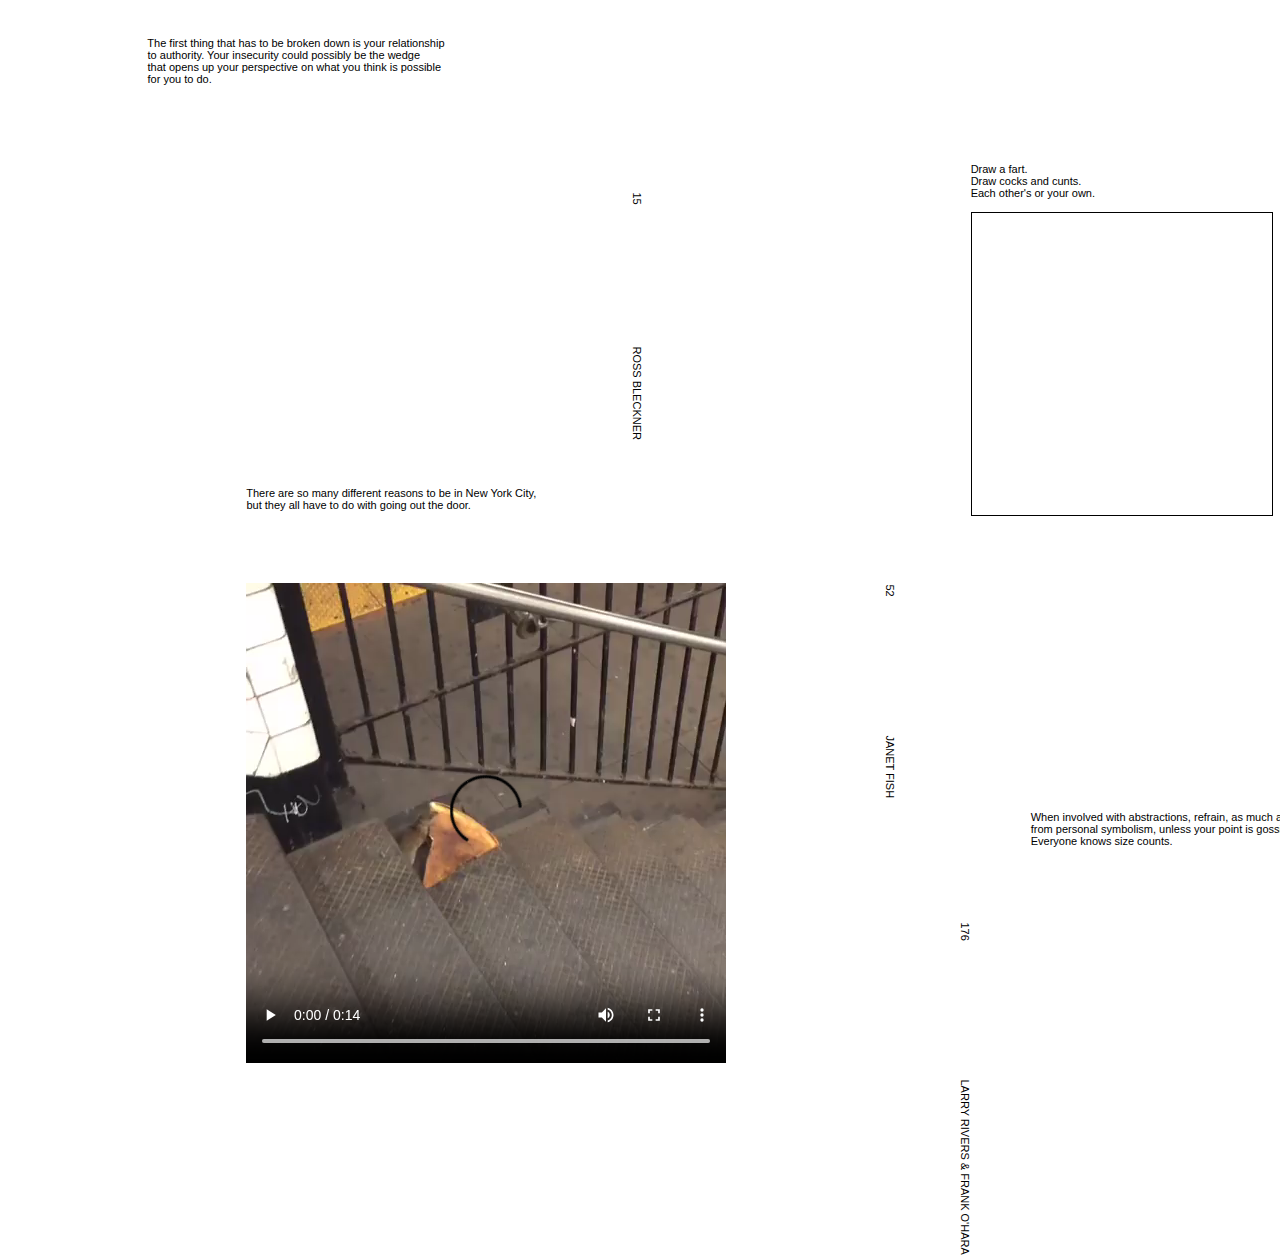
<file: page2.html>
<!DOCTYPE html>
<html>
  <head>
    <meta charset="utf-8">
    <title>Sketchbook with Voices</title>
    <link rel="stylesheet" href="main.css" media="screen" title="no title" charset="utf-8">
  </head>
  <body>

<div class="fifteen">
  <pre>
                                        The first thing that has to be broken down is your relationship
                                        to authority. Your insecurity could possibly be the wedge
                                        that opens up your perspective on what you think is possible
                                        for you to do.
  </pre>
</div>

<pre>
<div class="rotate fifteensub"><span>15</span>                              ROSS BLECKNER</div>
</pre>

<div class="twentythree">
  <pre>
                                Draw a fart.
                                Draw cocks and cunts.
                                Each other's or your own.
  </pre>
</div>

<pre>
<div class="rotate twentythreesub"><span>23</span>                              STEVEN GIANAKOS</div>
</pre>

<div class="fourtyfive">
  <pre>
                  The reason for working has to come from <span class="italic"> you </span>, from <span class="italic"> your </span>
                  psyche, <span class="italic"> your </span> will, <span class="italic"> your </span> ambition. The motivation has to be a
                  personal one. You cannot be derivative. You cannot go
                  bellow that.

                  What I want to be is proud of you, even if you are no good.
  </pre>
</div>

<pre>
<div class="rotate fourtyfivesub"><span>45</span>                             LOUISE BOURGEOIS</div>
</pre>

<div class="oneseventysix">
  <pre>
  When involved with abstractions, refrain, as much as possible,
  from personal symbolism, unless your point is gossip...
  Everyone knows size counts.
  </pre>
</div>

<pre>
<div class="rotate oneseventysixsub"><span>176</span>                             LARRY RIVERS &#38; FRANK O'HARA</div>
</pre>

<div class="fiftytwo">
  <pre>
  There are so many different reasons to be in New York City,
  but they all have to do with going out the door.






  <video src="images/pizzarat.mp4" controls> </video>
</pre>
</div>

<pre>
<div class="rotate fiftytwosub"><span>52</span>                             JANET FISH</div>
</pre>

<div class="fourteen">
  <pre>
        Close your eyes and think really hard... What do you want
        to do? You want to go out or you want to stay home? Go to
        the movies or you want to eat? Close your eyes again.
        Which painter do you want to be: <a href="https://www.google.com/search?q=vermeer&oq=ve&aqs=chrome.0.69i59l2j69i57j0l3.688j0j7&sourceid=chrome&ie=UTF-8" target="_blank"><span class+"italic">Vermeer</font></a></span> or <a href="https://www.google.com/webhp?sourceid=chrome-instant&ion=1&espv=2&ie=UTF-8#q=rembrandt" target="_blank"><span class+"italic">Rembrant</font></a></span>?
        Quick! Quick!
  </pre>
</div>

<div class="vermeerbutton">
<a href="page6.html"> <img src="images/vermeer.png"> </a>
</div>
<div class="rembrantbutton">
<a href="page7.html"> <img src="images/rembrant.png"> </a>
</div>

<pre>
<div class="rotate fourteensub"><span>14</span>                             SUSAN ROTHENBERG</div>
</pre>

<div id="drawingWorldtwo"></div>

<!-- put me at the bottom of the body tag (in html pages), the last thing.  -->
<!-- copy the JS from here -->
<script src="p5.min.js" charset="utf-8"></script>
<script type="text/javascript">
var sketch = function(p) {
  p.setup = function(){
    p.createCanvas(300, 300); //you can change the size here
  }
  p.draw = function(){
    if(p.mouseIsPressed){
      p.line(p.mouseX,p.mouseY,p.pmouseX,p.pmouseY)
    }
  }
};
new p5(sketch, 'drawingWorldtwo'); // make sure this is the same 'id' as the div you want the drawing to go into.
</script>
<!-- copy the JS to here-->

  </body>
</html>
</file>
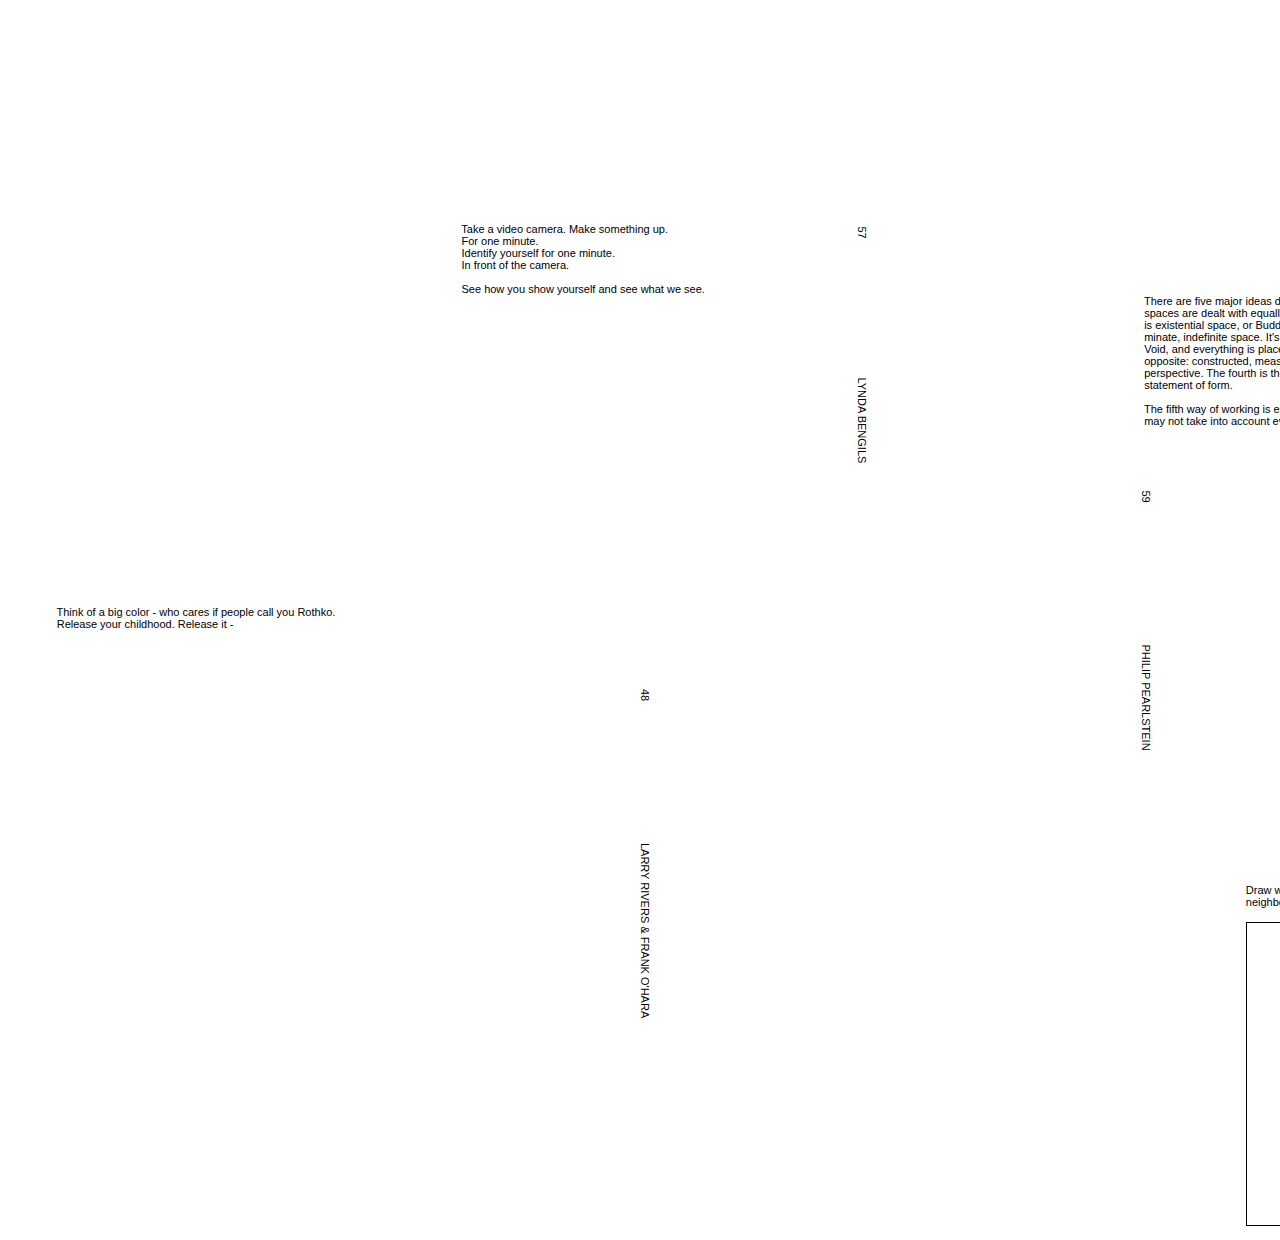
<file: page3.html>
<!DOCTYPE html>
<html>
  <head>
    <meta charset="utf-8">
    <title>Sketchbook with Voices</title>
    <link rel="stylesheet" href="main.css" media="screen" title="no title" charset="utf-8">
  </head>
  <body>

<div class="fourtyeight">
  <pre>
  Think of a big color - who cares if people call you Rothko.
  Release your childhood. Release it -
  </pre>
  <!-- color wheel here -->
</div>

<pre>
<div class="rotate fourtyeightsub"><span>48</span>                              LARRY RIVERS &#38; FRANK O'HARA</div>
</pre>

<div class="fiftyseven">
  <pre>
  Take a video camera. Make something up.
  For one minute.
  Identify yourself for one minute.
  In front of the camera.

  See how you show yourself and see what we see.
  </pre>
  <!-- box with camera to turn on to see yourself -->
</div>

<pre>
<div class="rotate fiftysevensub"><span>57</span>                             LYNDA BENGILS</div>
</pre>

<div class="fiftynine">
  <pre>
      There are five major ideas dealing with flat design. First, all
      spaces are dealt with equally on the surface. Second, there
      is existential space, or Buddhist space, which is indeter-
      minate, indefinite space. It's the space of the Universe, the
      Void, and everything is placed in it. Third, then, there is the
      opposite: constructed, measuring space, as in Renaissance
      perspective. The fourth is the idea of light as the primary
      statement of form.

      The fifth way of working is expressionistically, which may or
      may not take into account everything.
  </pre>
</div>

<pre>
<div class="rotate fiftyninesub"><span>59</span>                              PHILIP PEARLSTEIN</div>
</pre>

<div class="fiftyfive">
  <pre>
  Do you hear them saying painting is action? We say paintng is
  the timid appraisal of yourself by lions.
  </pre>
</div>

<pre>
<div class="rotate fiftyfivesub"><span>55</span>                              LARRY RIVERS &#38; FRANK O'HARA</div>
</pre>

<div class="sixtyeight">
  <pre>
                It is not what the world is like.
                It is what the world is like to be seen.
                It is what the world is like to be thought.
                What the world is like to be made.
  </pre>
</div>

<pre>
<div class="rotate sixtyeightsub"><span>68</span>                             GARY STEPHAN</div>
</pre>

<div class="seventyseven">
  <pre>
  Draw what's right in front of you. Draw the room, the
  neighborhood, the world.
  </pre>
</div>

<pre>
<div class="rotate seventysevensub"><span>77</span>                             JUDY PFAFF</div>
</pre>

<div class="fifty">
  <pre>
  Do something about. . .<a href="page4.html"><span class+"italic">ROMANCE</font></a></span>.
  </pre>
</div>
<div>
  <img class="fiftyimage" src="images/romance.jpg">
  <!-- <a href="page4.html"> <img src="images/romance.png"> </a> -->
</div>

<pre>
<div class="rotate fiftysub"><span>50</span>                              LYNDA BENGILS</div>
</pre>

<div id="drawingWorldthree"></div>

<!-- put me at the bottom of the body tag (in html pages), the last thing.  -->
<!-- copy the JS from here -->
<script src="p5.min.js" charset="utf-8"></script>
<script type="text/javascript">
var sketch = function(p) {
  p.setup = function(){
    p.createCanvas(300, 300); //you can change the size here
  }
  p.draw = function(){
    if(p.mouseIsPressed){
      p.line(p.mouseX,p.mouseY,p.pmouseX,p.pmouseY)
    }
  }
};
new p5(sketch, 'drawingWorldthree'); // make sure this is the same 'id' as the div you want the drawing to go into.
</script>
<!-- copy the JS to here-->

  </body>
</html>
</file>
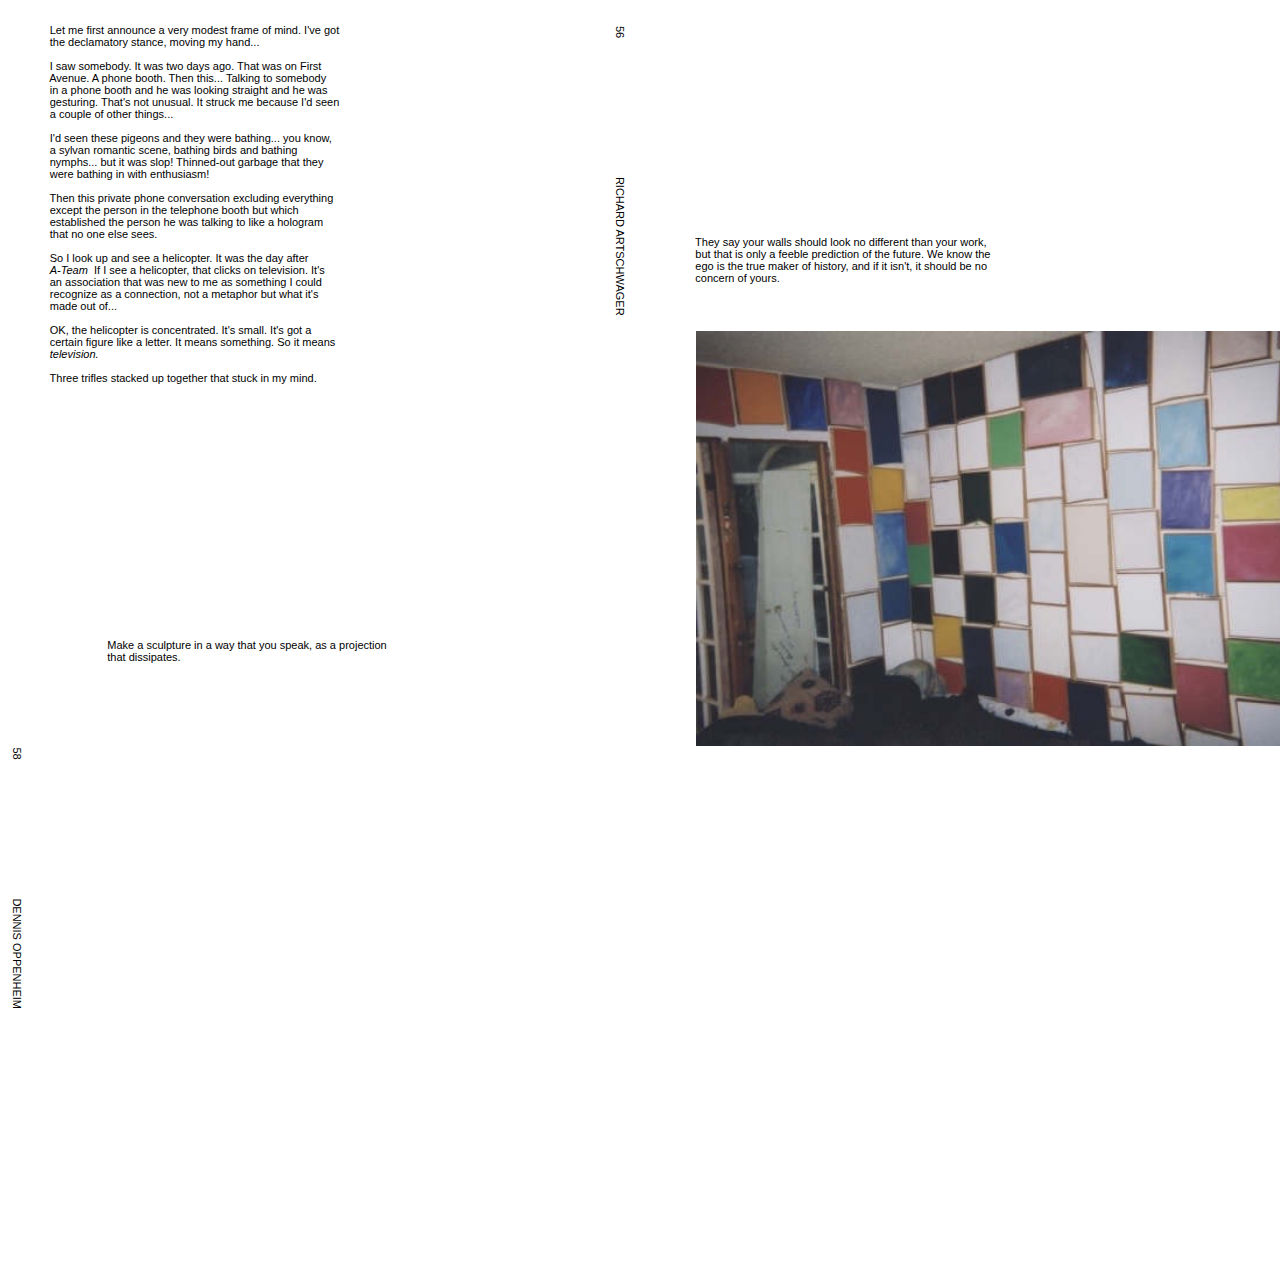
<file: page4.html>
<!DOCTYPE html>
<html>
  <head>
    <meta charset="utf-8">
    <title>Sketchbook with Voices</title>
    <link rel="stylesheet" href="main.css" media="screen" title="no title" charset="utf-8">
  </head>
  <body>

<div class="sixtysix">
  <pre>
    They say your walls should look no different than your work,
    but that is only a feeble prediction of the future. We know the
    ego is the true maker of history, and if it isn't, it should be no
    concern of yours.
  </pre>
</div>
<div>
  <img class="sixtysiximage" src="images/wallpainting.jpg">
</div>

<pre>
<div class="rotate sixtysixsub"><span>66</span>                             LARRY RIVERS &#38; FRANK O'HARA</div>
</pre>

<div class="fiftysix">
  <pre>
        Let me first announce a very modest frame of mind. I've got
        the declamatory stance, moving my hand...

        I saw somebody. It was two days ago. That was on First
        Avenue. A phone booth. Then this... Talking to somebody
        in a phone booth and he was looking straight and he was
        gesturing. That's not unusual. It struck me because I'd seen
        a couple of other things...

        I'd seen these pigeons and they were bathing... you know,
        a sylvan romantic scene, bathing birds and bathing
        nymphs... but it was slop! Thinned-out garbage that they
        were bathing in with enthusiasm!

        Then this private phone conversation excluding everything
        except the person in the telephone booth but which
        established the person he was talking to like a hologram
        that no one else sees.

        So I look up and see a helicopter. It was the day after
        <span class="italic">A-Team </span> If I see a helicopter, that clicks on television. It's
        an association that was new to me as something I could
        recognize as a connection, not a metaphor but what it's
        made out of...

        OK, the helicopter is concentrated. It's small. It's got a
        certain figure like a letter. It means something. So it means
        <span class="italic">television. </span>

        Three trifles stacked up together that stuck in my mind.
  </pre>
</div>

<pre>
<div class="rotate fiftysixsub"><span>56</span>                             RICHARD ARTSCHWAGER</div>
</pre>

<div class="fiftyeight">
  <pre>
  Make a sculpture in a way that you speak, as a projection
  that dissipates.
  </pre>
</div>

<pre>
<div class="rotate fiftyeightsub"><span>58</span>                             DENNIS OPPENHEIM</div>
</pre>

<div class="seventy">
  <pre>
                What does "modern" look like?
                What does "person" look like?
  </pre>
  <!-- upload "modern" picture botton here -->
  <!-- upload "person" picture botton here -->
</div>

<pre>
<div class="rotate seventysub"><span>70</span>                              LAWRENCE WEINER</div>
</pre>

<div class="eightyeight">
  <pre>
      Paint ethereal things, like weather conditions. Paint ice turning
      to steam.
  </pre>
</div>

<div class="entertwo">
<a href="page5.html"> <img src="images/enter.png"> </a>
</div>

<div id="drawingWorldfour"></div>

<!-- put me at the bottom of the body tag (in html pages), the last thing.  -->
<!-- copy the JS from here -->
<script src="p5.min.js" charset="utf-8"></script>
<script type="text/javascript">
var sketch = function(p) {
  p.setup = function(){
    p.createCanvas(300, 300); //you can change the size here
  }
  p.draw = function(){
    if(p.mouseIsPressed){
      p.line(p.mouseX,p.mouseY,p.pmouseX,p.pmouseY)
    }
  }
};
new p5(sketch, 'drawingWorldfour'); // make sure this is the same 'id' as the div you want the drawing to go into.
</script>
<!-- copy the JS to here-->

<pre>
<div class="rotate eightyeightsub"><span>88</span>                              ROSS BLECKNER</div>
</pre>

  </body>
</html>
</file>
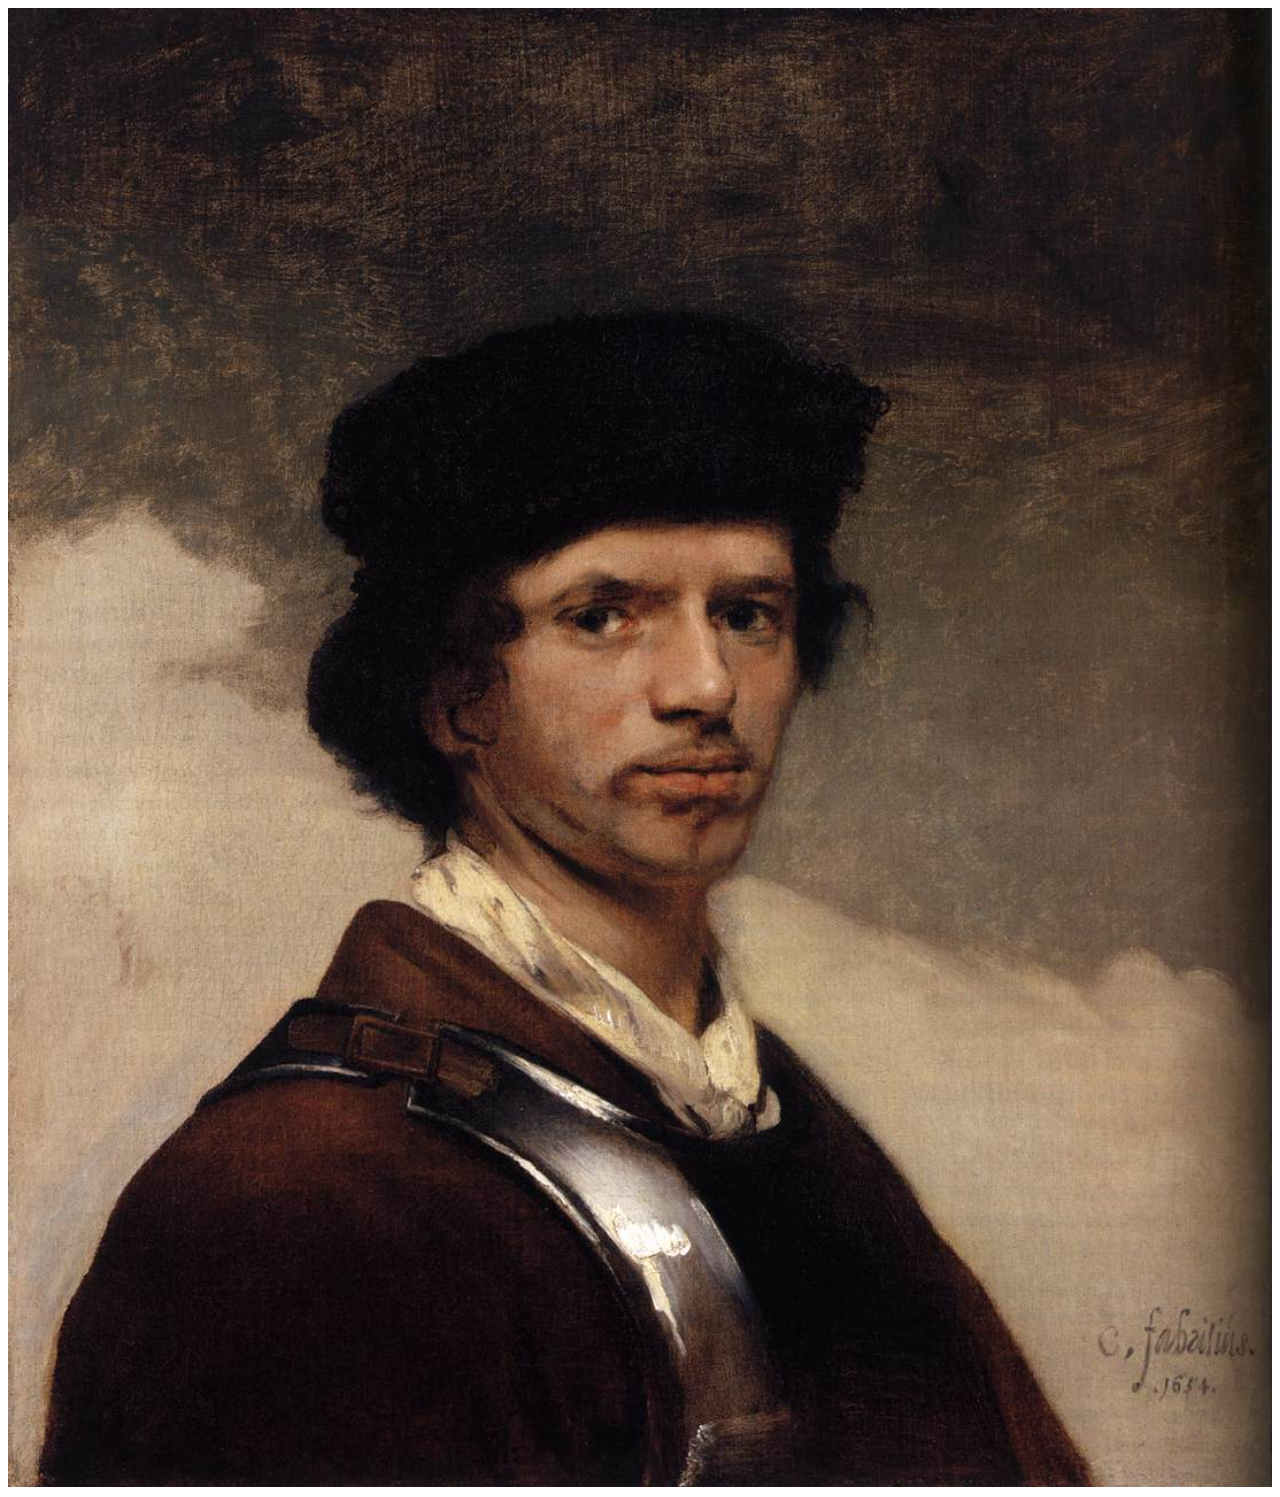
<file: page6.html>
<!DOCTYPE html>
<html>
  <head>
    <meta charset="utf-8">
    <title>Sketchbook with Voices</title>
    <link rel="stylesheet" href="main.css" media="screen" title="no title" charset="utf-8">
  </head>
  <body>

  <div>
  <a href="page3.html"> <img src="images/vermeer.jpg"> </a>
  </div>

  </body>
</html>
</file>
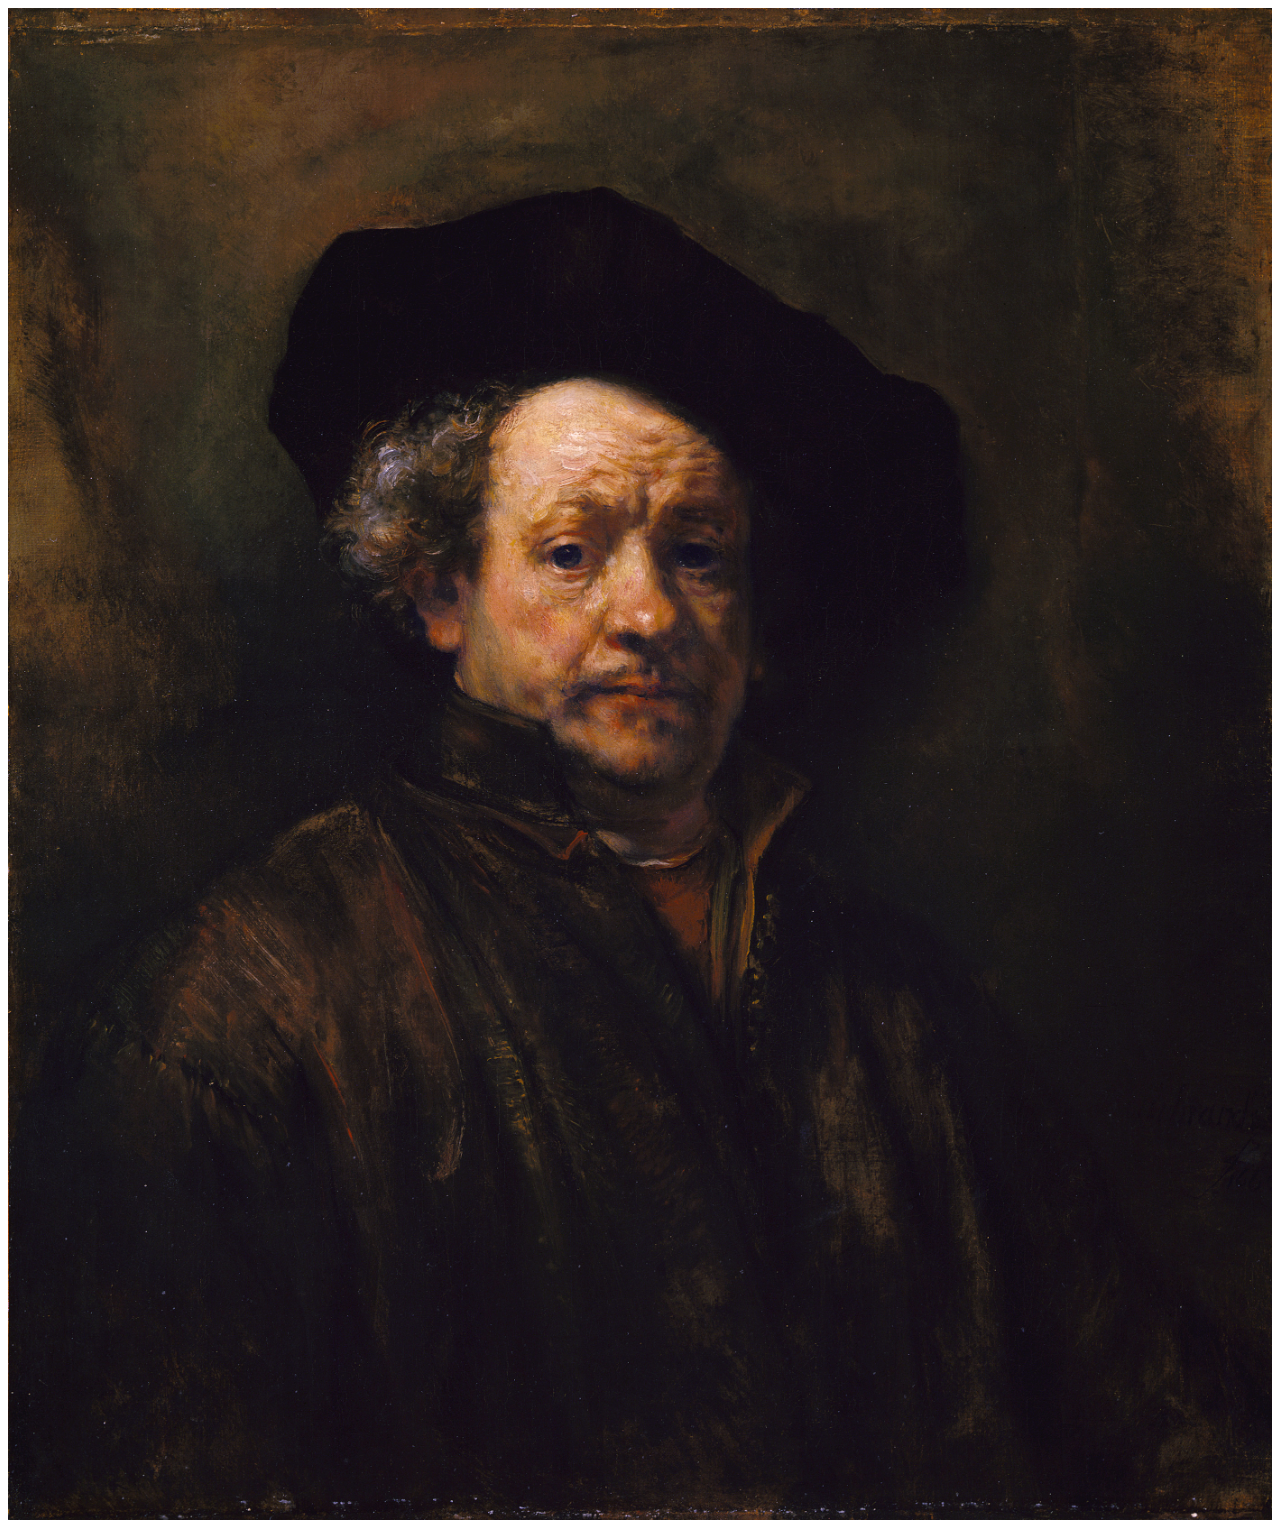
<file: page7.html>
<!DOCTYPE html>
<html>
  <head>
    <meta charset="utf-8">
    <title>Sketchbook with Voices</title>
    <link rel="stylesheet" href="main.css" media="screen" title="no title" charset="utf-8">
  </head>
  <body>

  <div>
  <a href="page3.html"> <img src="images/rembrant.jpg"> </a>
  </div>

  </body>
</html>
</file>
<file: main.css>
html {
  box-sizing: border-box;
}

body {
  font-family: arial;
  font-size: 09px;
}

pre {
  font-family: arial;
  font-size: 11px;
}

*,
*::before,
*::after {
  box-sizing: inherit;
}

img {
  width: 100%;
}

/* PAGE 1 *********************************************************************/
#drawingWorldone {
  border: 1px solid black;
  position: absolute;
  top: 1360px;
  left: 1714px;
}

.italic {
  font-style: italic;
}

.enterone {
  width: 70px;
  position: absolute;
  top: 210.797px;
  left: 1862.12px;
}

.textone {
  width: 381px;
  position: absolute;
  top: 132px;
  left: 1733.14px;
}

.title-item {
  width: 381px;
  position: absolute;
  top: 99.1406px;
  left: 38.6562px;
}

.rotate {
  transform: rotate(90deg);
}

.thirteen {
  width: 235px;
  position: absolute;
  top: 502.359px;
  left: 223.391px;
}

.thirteensub {
  width: 325px;
  position: absolute;
  top: 694.047px;
  left: 480.688px;
}

.thirteensub span {
  margin-right: 50px;
}

.thirtyfour {
  width: 446px;
  position: absolute;
  top: 228.031px;
  left: 543.938px;
}

.thirtyfoursub {
  width: 235px;
  position: absolute;
  top: 685.516px;
  left: 594.547px;
}

.thirtyfourimage {
  width: 416px;
  position: absolute;
  top: 307.359px;
  left: 740.016px;
}

.thirtyfoursub span {
  margin-right: 50px;
}

.fourtyone {
  width: 235px;
  position: absolute;
  top: 403.203px;
  left: 1201.75px;
}

.fourtyonesub {
  width: 235px;
  position: absolute;
  top: 667.609px;
  left: 1619.19px;
}

.fourtyonesub span {
  margin-right: 50px;
}

.thirtyfive {
  width: 235px;
  position: absolute;
  top: 1222.84px;
  left: 12.6406px;
}

.thirtyfivesub {
  width: 235px;
  position: absolute;
  top: 1421.14px;
  left: 430.094px;
}

.thirtyfivesub span {
  margin-right: 50px;
}

.seventeen {
  width: 235px;
  position: absolute;
  top: 575.062px;
  left: 1897.5px;
}

.seventeensub {
  width: 235px;
  position: absolute;
  top: 775.25px;
  left: 1771px;
}

.seventeensub span {
  margin-right: 50px;
}

.thirty {
  width: 235px;
  position: absolute;
  top: 1064.2px;
  left: 809.594px;
}

.thirtysub {
  width: 235px;
  position: absolute;
  top: 1308.77px;
  left: 657.797px;
}

.thirtysub span {
  margin-right: 50px;
}

.thirtynine {
  width: 235px;
  position: absolute;
  top: 1322px;
  left: 1707.75px;
}

.thirtyninesub {
  width: 235px;
  position: absolute;
  top: 1612.83px;
  left: 1998.69px;
}

.thirtyninesub span {
  margin-right: 50px;
}

.fiftyfour {
  width: 235px;
  position: absolute;
  top: 72.7031px;
  left: 1725.14px;
}

.fiftyfoursub {
  width: 269px;
  position: absolute;
  top: 310.656px;
  left: 1568.59px;
}

.fiftyfoursub span {
  margin-right: 50px;
}

/* PAGE 2 *********************************************************************/
#drawingWorldtwo {
  border: 1px solid black;
  position: absolute;
  top: 212px;
  left: 971px;
}

.vermeerbutton {
  width: 70px;
  position: absolute;
  top: 900px;
  left: 1905.27px;
}

.rembrantbutton {
  width: 70px;
  position: absolute;
  top: 900px;
  left: 1997.27px;
}

.fifteen {
  width: 235px;
  position: absolute;
  top: 26.4375px;
  left: 25.2969px;
}

.fifteensub {
  width: 235px;
  position: absolute;
  top: 304.047px;
  left: 518.641px;
}

.fifteensub span {
  margin-right: 50px;
}

.twentythree {
  width: 235px;
  position: absolute;
  top: 152.016px;
  left: 872.844px;
}

.twentythreesub {
  width: 235px;
  position: absolute;
  top: 370.156px;
  left: 1270.641px;
}

.twentythreesub span {
  margin-right: 50px;
}

.fourtyfive {
  width: 235px;
  position: absolute;
  top: 46.2656px;
  left: 1585.09px;
}

.fourtyfivesub {
  width: 235px;
  position: absolute;
  top: 479.719px;
  left: 1511.89px;
}

.fourtyfivesub span {
  margin-right: 50px;
}

.oneseventysix {
  width: 235px;
  position: absolute;
  top: 799.797px;
  left: 1024.64px;
}

.oneseventysixsub {
  width: 335px;
  position: absolute;
  top: 1084.03px;
  left: 796.938px;
}

.oneseventysixsub span {
  margin-right: 50px;
}

.fiftytwo {
  width: 235px;
  position: absolute;
  top: 475.906px;
  left: 240.344px;
}

.fiftytwosub {
  width: 235px;
  position: absolute;
  top: 696.094px;
  left: 771.641px;
}

.fiftytwosub span {
  margin-right: 50px;
}

.fourteen {
  width: 235px;
  position: absolute;
  top: 694.047px;
  left: 1821.59px;
}

.fourteensub {
  width: 245px;
  position: absolute;
  top: 971.656px;
  left: 2251.69px;
}

.fourteensub span {
  margin-right: 50px;
}

/* PAGE 3 *********************************************************************/
#drawingWorldthree {
  border: 1px solid black;
  position: absolute;
  top: 922px;
  left: 1246px;
}

.fourtyeight {
  width: 235px;
  position: absolute;
  top: 594.891px;
  left: 50.5938px;
}

.fourtyeightsub {
  width: 328px;
  position: absolute;
  top: 847.391px;
  left: 480.688px;
}

.fourtyeightsub span {
  margin-right: 50px;
}

.fiftyseven {
  width: 235px;
  position: absolute;
  top: 211.516px;
  left: 455.391px;
}

.fiftysevensub {
  width: 235px;
  position: absolute;
  top: 337.766px;
  left: 743.594px;
}

.fiftysevensub span {
  margin-right: 50px;
}

.fiftynine {
  width: 235px;
  position: absolute;
  top: 284.219px;
  left: 1125.84px;
}

.fiftyninesub {
  width: 235px;
  position: absolute;
  top: 601.5px;
  left: 1028.44px;
}

.fiftyninesub span {
  margin-right: 50px;
}

.fiftyfive {
  width: 235px;
  position: absolute;
  top: 581.672px;
  left: 1973.39px;
}

.fiftyfivesub {
  width: 330px;
  position: absolute;
  top: 905.562px;
  left: 2378.19px;
}

.fiftyfivesub span {
  margin-right: 50px;
}

.sixtyeight {
  width: 235px;
  position: absolute;
  top: 13.2188px;
  left: 1733.05px;
}

.sixtyeightsub {
  width: 235px;
  position: absolute;
  top: 251.172px;
  left: 2036.64px;
}

.sixtyeightsub span {
  margin-right: 50px;
}

.seventyseven {
  width: 235px;
  position: absolute;
  top: 872.516px;
  left: 1239.69px;
}

.seventysevensub {
  width: 235px;
  position: absolute;
  top: 1116.109px;
  left: 1526.44px;
}

.seventysevensub span {
  margin-right: 50px;
}

.fifty {
  width: 253px;
  position: absolute;
  top: 251.172px;
  left: 2632.45px;
}

.fiftysub {
  width: 249px;
  position: absolute;
  top: 390.641px;
  left: 3301.64px;
}

.fiftyimage {
  width: 713px;
  position: absolute;
  top: 310.656px;
  left: 2647.64px;
}

.fiftysub span {
  margin-right: 50px;
}

/* PAGE 4 *********************************************************************/
#drawingWorldfour {
  border: 1px solid black;
  position: absolute;
  top: 923px;
  left: 1322px;
}

.entertwo {
  width: 70px;
  position: absolute;
  top: 1236px;
  left: 1554.17px;
}

.sixtysix {
  width: 235px;
  position: absolute;
  top: 224.734px;
  left: 683.094px;
}

.sixtysixsub {
  width: 334px;
  position: absolute;
  top: 489.125px;
  left: 1265px;
}

.sixtysiximage {
  width: 642px;
  position: absolute;
  top: 330.5px;
  left: 695.75px;
}

.sixtysixsub span {
  margin-right: 50px;
}

.fiftysix {
  width: 235px;
  position: absolute;
  top: 13.2188px;
  left: 25.2969px;
}

.fiftysixsub {
  width: 278px;
  position: absolute;
  top: 158.625px;
  left: 480.688px;
}

.fiftysixsub span {
  margin-right: 50px;
}

.fiftyeight {
  width: 235px;
  position: absolute;
  top: 627.938px;
  left: 101.188px;
}

.fiftyeightsub {
  width: 235px;
  position: absolute;
  top: 859.297px;
  left: -101.188px;
}

.fiftyeightsub span {
  margin-right: 50px;
}

.seventy {
  width: 235px;
  position: absolute;
  top: 72.7031px;
  left: 1644.5px;
}

.seventysub {
  width: 235px;
  position: absolute;
  top: 304.047px;
  left: 1467.39px;
}

.seventysub span {
  margin-right: 50px;
}

.eightyeight {
  width: 235px;
  position: absolute;
  top: 872.516px;
  left: 1302.94px;
}

.eightyeightsub {
  width: 235px;
  position: absolute;
  top: 1110.47px;
  left: 1846.89px;
}

.eightyeightsub span {
  margin-right: 50px;
}

/* PAGE 5 *********************************************************************/
.done {
  width: 70px;
  position: absolute;
  top: 185px;
  left: 1479.27px;
}

.seventythree {
  width: 235px;
  position: absolute;
  top: 211.516px;
  left: 227.688px;
}

.seventythreesub {
  width: 328px;
  position: absolute;
  top: 482.516px;
  left: 670.438px;
}

.seventythreesub span {
  margin-right: 50px;
}

.onefourtyseven {
  width: 235px;
  position: absolute;
  top: 575.062px;
  left: 69.688px;
}

.onefourtysevensub {
  width: 235px;
  position: absolute;
  top: 727.094px;
  left: 643.688px;
}

.onefourtysevensub span {
  margin-right: 50px;
}

.oneseventyone {
  width: 235px;
  position: absolute;
  top: 19.8281px;
  left: 632.5px;
}

.oneseventyonesub {
  width: 235px;
  position: absolute;
  top: 237.953px;
  left: 1049.94px;
}

.oneseventyonesub span {
  margin-right: 50px;
}

.fourtyseven {
  width: 235px;
  position: absolute;
  top: 753.531px;
  left: 936.094px;
}

.fourtysevensub {
  width: 235px;
  position: absolute;
  top: 998.109px;
  left: 796.938px;
}

.fourtysevensub span {
  margin-right: 50px;
}

.oneseventynine {
  width: 235px;
  position: absolute;
  top: 363.547px;
  left: 1473.25px;
}

.oneseventyninesub {
  width: 235px;
  position: absolute;
  top: 563.172px;
  left: 1275.14px;
}

.oneseventyninesub span {
  margin-right: 50px;
}

.seventyfive {
  width: 235px;
  position: absolute;
  top: 85.9219px;
  left: 1429.44px;
}

.seventyfivesub {
  width: 270px;
  position: absolute;
  top: 330.5px;
  left: 1884.84px;
}

.seventyfivesub span {
  margin-right: 50px;
}
</file>
